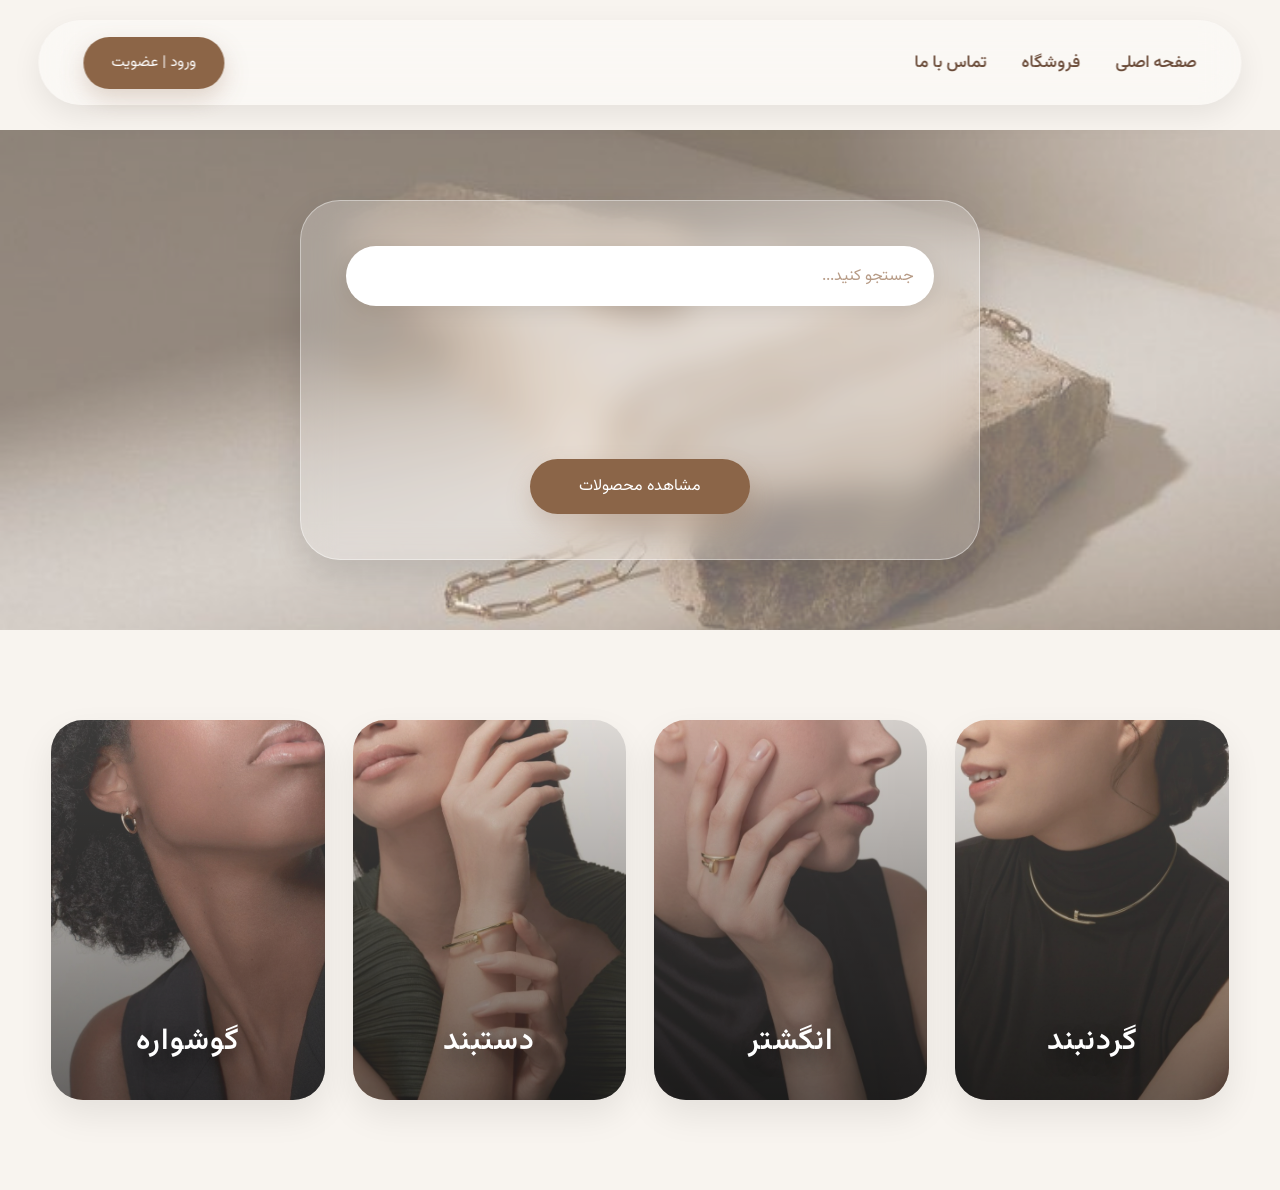
<file: index.html>
<!DOCTYPE html>
<html lang="fa" dir="rtl">
<head>
    <meta charset="UTF-8">
    <meta name="viewport" content="width=device-width, initial-scale=1.0">
    <title>Mana Jewelry</title>
    <link rel="preconnect" href="https://fonts.googleapis.com">
    <link rel="preconnect" href="https://fonts.gstatic.com" crossorigin>
    <link href="https://fonts.googleapis.com/css2?family=Vazirmatn:wght@300;400;500;600;700&display=swap" rel="stylesheet">
    <link rel="stylesheet" href="style.css">
</head>
<body>
    <header>
        <nav class="menu">
            <a href="index.html">صفحه اصلی</a>
            <a href="product.html">فروشگاه</a>
            <a href="#">تماس با ما</a>
        </nav>
        <div class="buttons">
            <button class="login">
            ورود | عضویت
            </button>
        </div>
    </header>
    <section class="hero">
        <img src="images/main.jpeg" class="banner">
        <div class="glass">
            <div class="search">
                <input type="text" placeholder="جستجو کنید...">
            </div>
            <button class="shop-btn">
                <a href="product.html"> مشاهده محصولات</a>
            </button>
        </div>
        </section>
    <section class="categories">
        <div class="card">
            <img src="images/necklace.jpeg">
            <div class="overlay">
                <h2>گردنبند</h2>
            </div>
        </div>
        <div class="card">
            <img src="images/ring.jpeg">
            <div class="overlay">
                <h2>انگشتر</h2>
            </div>
        </div>
        <div class="card">
            <img src="images/bracelet.jpeg">
            <div class="overlay">
                <h2>دستبند</h2>
            </div>
        </div>
        <div class="card">
            <img src="images/earring.jpeg">
            <div class="overlay">
                <h2>گوشواره</h2>
            </div>
        </div>
    </section>
</body>
</html>
</file>
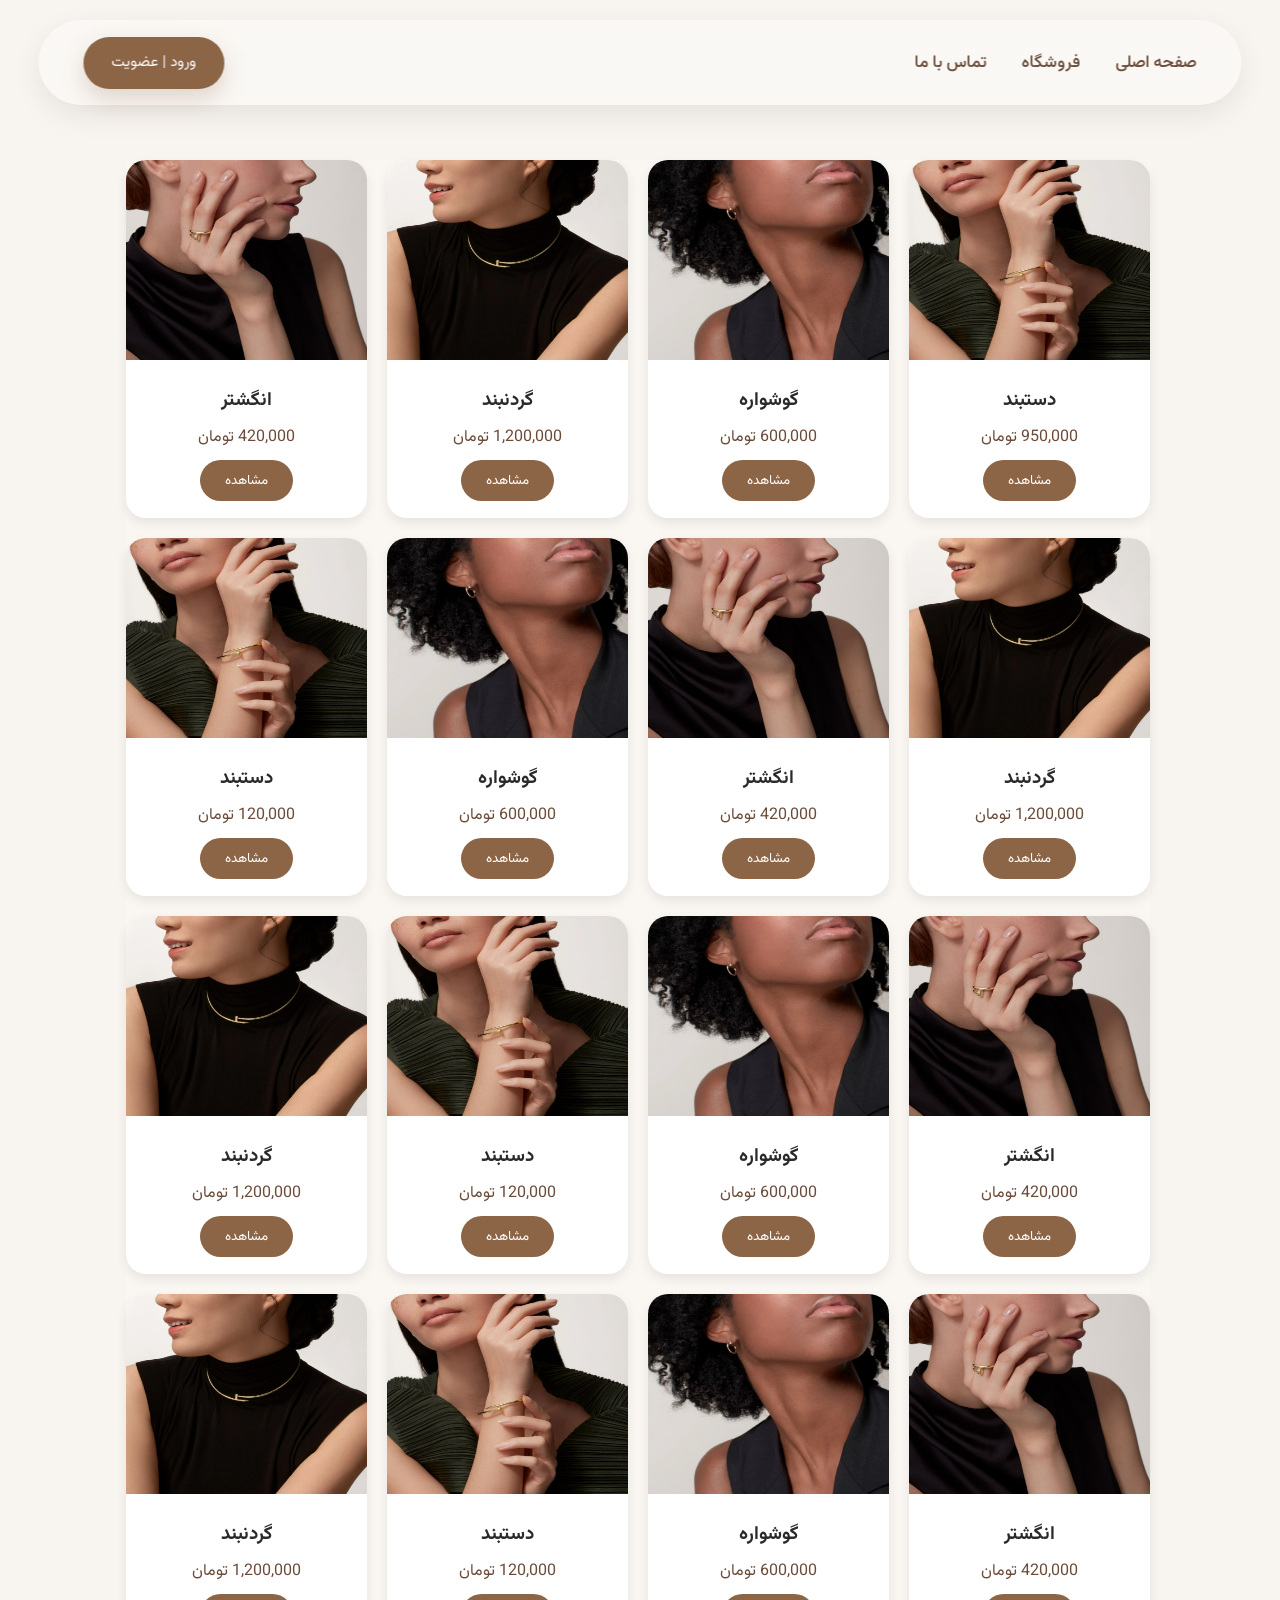
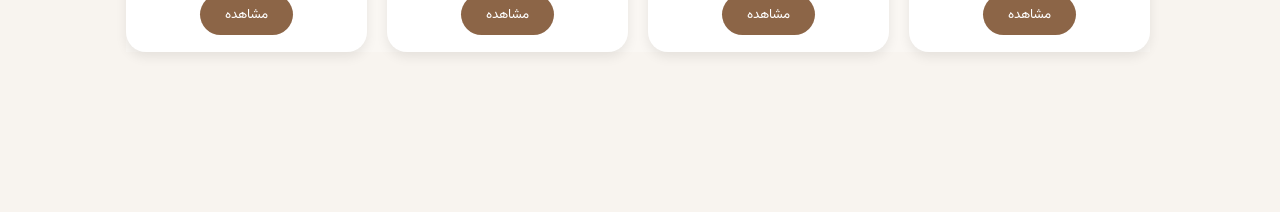
<file: product.html>
<!DOCTYPE html>
<html lang="fa" dir="rtl">
<head>
    <meta charset="UTF-8">
    <meta name="viewport" content="width=device-width, initial-scale=1.0">
    <title>Mana Jewelry</title>
    <link rel="preconnect" href="https://fonts.googleapis.com">
    <link rel="preconnect" href="https://fonts.gstatic.com" crossorigin>
    <link href="https://fonts.googleapis.com/css2?family=Vazirmatn:wght@300;400;500;600;700&display=swap" rel="stylesheet">
    <link rel="stylesheet" href="style.css">
</head>
<body>
    <header>
        <nav class="menu">
            <a href="index.html">صفحه اصلی</a>
            <a href="product.html">فروشگاه</a>
            <a href="#">تماس با ما</a>
        </nav>
        <div class="buttons">
            <button class="login">
            ورود | عضویت
            </button>
        </div>
    </header>
    <section class="products">
        <div class="product">
            <img src="images/bracelet.jpeg" alt="bracelet">
            <div class="information">
                <h3>دستبند</h3>
                <p class="price">950,000 تومان</p>
                <button class="view">مشاهده</button>
            </div>
        </div>
        <div class="product">
            <img src="images/earring.jpeg" alt="earring">
            <div class="information">
                <h3>گوشواره</h3>
                <p class="price">600,000 تومان</p>
                <button class="view">مشاهده</button>
            </div>
        </div>
        <div class="product">
            <img src="images/necklace.jpeg" alt="necklace">
            <div class="information">
                <h3>گردنبند</h3>
                <p class="price">1,200,000 تومان</p>
                <button class="view">مشاهده</button>
            </div>
        </div>
        <div class="product">
            <img src="images/ring.jpeg" alt="ring">
            <div class="information">
                <h3>انگشتر</h3>
                <p class="price">420,000 تومان</p>
                <button class="view">مشاهده</button>
            </div>
        </div>
         <div class="product">
            <img src="images/necklace.jpeg" alt="necklace">
            <div class="information">
                <h3>گردنبند</h3>
                <p class="price">1,200,000 تومان</p>
                <button class="view">مشاهده</button>
            </div>
        </div>
        <div class="product">
            <img src="images/ring.jpeg" alt="ring">
            <div class="information">
                <h3>انگشتر</h3>
                <p class="price">420,000 تومان</p>
                <button class="view">مشاهده</button>
            </div>
        </div>
        <div class="product">
            <img src="images/earring.jpeg" alt="earring">
            <div class="information">
                <h3>گوشواره</h3>
                <p class="price">600,000 تومان</p>
                <button class="view">مشاهده</button>
            </div>
        </div>
        <div class="product">
            <img src="images/bracelet.jpeg" alt="bracelet">
            <div class="information">
                <h3>دستبند</h3>
                <p class="price">120,000 تومان</p>
                <button class="view">مشاهده</button>
            </div>
        </div>
        <div class="product">
            <img src="images/ring.jpeg" alt="ring">
            <div class="information">
                <h3>انگشتر</h3>
                <p class="price">420,000 تومان</p>
                <button class="view">مشاهده</button>
            </div>
        </div>
        <div class="product">
            <img src="images/earring.jpeg" alt="earring">
            <div class="information">
                <h3>گوشواره</h3>
                <p class="price">600,000 تومان</p>
                <button class="view">مشاهده</button>
            </div>
        </div>
        <div class="product">
            <img src="images/bracelet.jpeg" alt="bracelet">
            <div class="information">
                <h3>دستبند</h3>
                <p class="price">120,000 تومان</p>
                <button class="view">مشاهده</button>
            </div>
        </div>
         <div class="product">
            <img src="images/necklace.jpeg" alt="necklace">
            <div class="information">
                <h3>گردنبند</h3>
                <p class="price">1,200,000 تومان</p>
                <button class="view">مشاهده</button>
            </div>
        </div>
        <div class="product">
            <img src="images/ring.jpeg" alt="ring">
            <div class="information">
                <h3>انگشتر</h3>
                <p class="price">420,000 تومان</p>
                <button class="view">مشاهده</button>
            </div>
        </div>
       <div class="product">
            <img src="images/earring.jpeg" alt="earring">
            <div class="information">
                <h3>گوشواره</h3>
                <p class="price">600,000 تومان</p>
                <button class="view">مشاهده</button>
            </div>
        </div>
        <div class="product">
            <img src="images/bracelet.jpeg" alt="bracelet">
            <div class="information">
                <h3>دستبند</h3>
                <p class="price">120,000 تومان</p>
                <button class="view">مشاهده</button>
            </div>
        </div>
         <div class="product">
            <img src="images/necklace.jpeg" alt="necklace">
            <div class="information">
                <h3>گردنبند</h3>
                <p class="price">1,200,000 تومان</p>
                <button class="view">مشاهده</button>
            </div>
        </div>
    </section>
</body>
</html>
</file>
<file: style.css>
*{
    margin:0;
    padding:0;
    box-sizing:border-box;
    font-family:'Vazirmatn';
    scroll-behavior:smooth;
}
body{
    background:#F8F4EF;
    color:#5B4033;
    overflow-x:hidden;
}
a{
text-decoration:none;
}
header{
    position:fixed;
    top:20px;
    left:50%;
    transform:translateX(-50%);
    width:94%;
    height:85px;
    display:flex;
    justify-content:space-between;
    align-items:center;
    padding:0 45px;
    background:rgba(255,255,255,.35);
    backdrop-filter:blur(18px);
    border-radius:60px;
    box-shadow:0 10px 30px rgba(0,0,0,.08);
    z-index:999;
}
.menu{
    display:flex;
    gap:35px;
}
.menu a{
    color:#694A37;
    font-size:17px;
    font-weight:500;
    position:relative;
    transition:0.3s;
}
.menu a::after{
    content:"";
    position:absolute;
    right:0;
    bottom:-7px;
    width:0;
    height:2px;
    background:#C29569;
    transition:0.4s;
}
.menu a:hover{
    color:#B8875E;
}
.menu a:hover::after{
    width:100%;
}
.buttons{
    display:flex;
    align-items:center;
    gap:15px;
}
.login{
    height:52px;
    padding:0 28px;
    border:none;
    border-radius:35px;
    background:#8C6547;
    color:white;
    font-size:15px;
    cursor:pointer;
    transition:0.35s;
    box-shadow:0 10px 25px rgba(140,101,71,.25);
}
.login:hover{
    background:#6F4E37;
    transform:translateY(-4px);
}
.hero{
    margin-top:130px;
    position:relative;
    display:flex;
    justify-content:center;
    align-items:center;
}
.banner{
    width:100%;
    height:500px;
    object-fit:cover;
    opacity:0.55;
}
.glass{
    position:absolute;
    width:680px;
    height:360px;
    background:rgba(255,255,255,.22);
    backdrop-filter:blur(16px);
    border-radius:40px;
    display:flex;
    flex-direction:column;
    justify-content:space-between;
    align-items:center;
    padding:45px;
    border:1px solid rgba(255,255,255,.4);
    box-shadow:0 15px 35px rgba(0,0,0,.12);
}
.search{
    width:100%;
    height:60px;
    background:white;
    border-radius:40px;
    display:flex;
    align-items:center;
    padding:0 20px;
    box-shadow:0 5px 20px rgba(0,0,0,.08);
}
.search i{
    font-size:18px;
    color:#A07D5E;
    margin-left:10px;
}
.search input{
    width:100%;
    border:none;
    outline:none;
    background:transparent;
    font-size:16px;
    color:#6D4C36;
}
.search input::placeholder{
    color:#B79B86;
}
.shop-btn{
    width:220px;
    height:55px;
    border:none;
    border-radius:35px;
    background:#8B6548;
    color:white;
    font-size:16px;
    cursor:pointer;
    transition:.35s;
    box-shadow:0 12px 25px rgba(139,101,72,.25);
}
.shop-btn a{
    color: white;
}
.shop-btn:hover{
    background:#6D4C36;
    transform:translateY(-5px);
}
.categories{
    width:92%;
    margin:90px auto;
    display:grid;
    grid-template-columns:1fr 1fr 1fr 1fr;
    gap:28px;
}
.card{
    position:relative;
    overflow:hidden;
    border-radius:32px;
    cursor:pointer;
    box-shadow:0 15px 35px rgba(0,0,0,.08);
    transition:0.45s;
}
    .card img{
    width:100%;
    height:380px;
    display:block;
    object-fit:cover;
    opacity:.75;
    transition:.6s;
}
.card::after{
    content:"";
    position:absolute;
    top:0;
    left:0;
    width:100%;
    height:100%;
    background:linear-gradient(to top,rgba(0,0,0,.55),rgba(0,0,0,.05));
    transition:0.4s;
}
.card:hover{
    transform:translateY(-12px);
    box-shadow:0 20px 45px rgba(0,0,0,.15);
}
.card:hover img{
    transform:scale(1.08);
    opacity:0.95;
}
.card:hover::after{
    background:linear-gradient(to top,rgba(0,0,0,.65),rgba(0,0,0,0));
}
.overlay{
    position:absolute;
    bottom:35px;
    left:50%;
    transform:translateX(-50%);
    z-index:2;
    transition:0.4s;
}
.card:hover .overlay{
    bottom:50px;
}
.overlay h2{
    color:#fff;
    font-size:30px;
    font-weight:600;
    text-shadow:0 8px 18px rgba(0,0,0,.55);
    letter-spacing:1px;
}
.products{
    margin: 160px 130px;
    background-color: rgba(255,255,255,.22);
    width: 80%;
    display: grid;
    grid-template-columns: 1fr 1fr 1fr 1fr;
    gap: 20px;
    justify-content: center;
    align-content: center;
}
.product{
    background:white;
    border-radius:20px;
    overflow:hidden;
    box-shadow:0 5px 12px rgba(0,0,0,.08);
    transition: 0.3s;
}
.product:hover{
    transform: scale(1.02);
    cursor: pointer;
}
.product img{
    width:100%;
    height:200px;
}
.information{
    text-align: center;
    padding:17px;
}
.information h3{
    margin-bottom: 10px;
    color: #2a2a2a;
}
.price{
    margin-bottom: 10px;
    color: #6B4B39;
}
.view{
    border:none;
    background:#8C6547;;
    color:white;
    padding:10px 25px;
    border-radius:30px;
    cursor:pointer;
}
.view:hover{
    opacity: 0.9;
}
.products-table{
    margin: 100px 350px;
}
.products-table td{
    padding-bottom:60px;
}
.products-table td{
    padding-left:3px;
}
</file>
